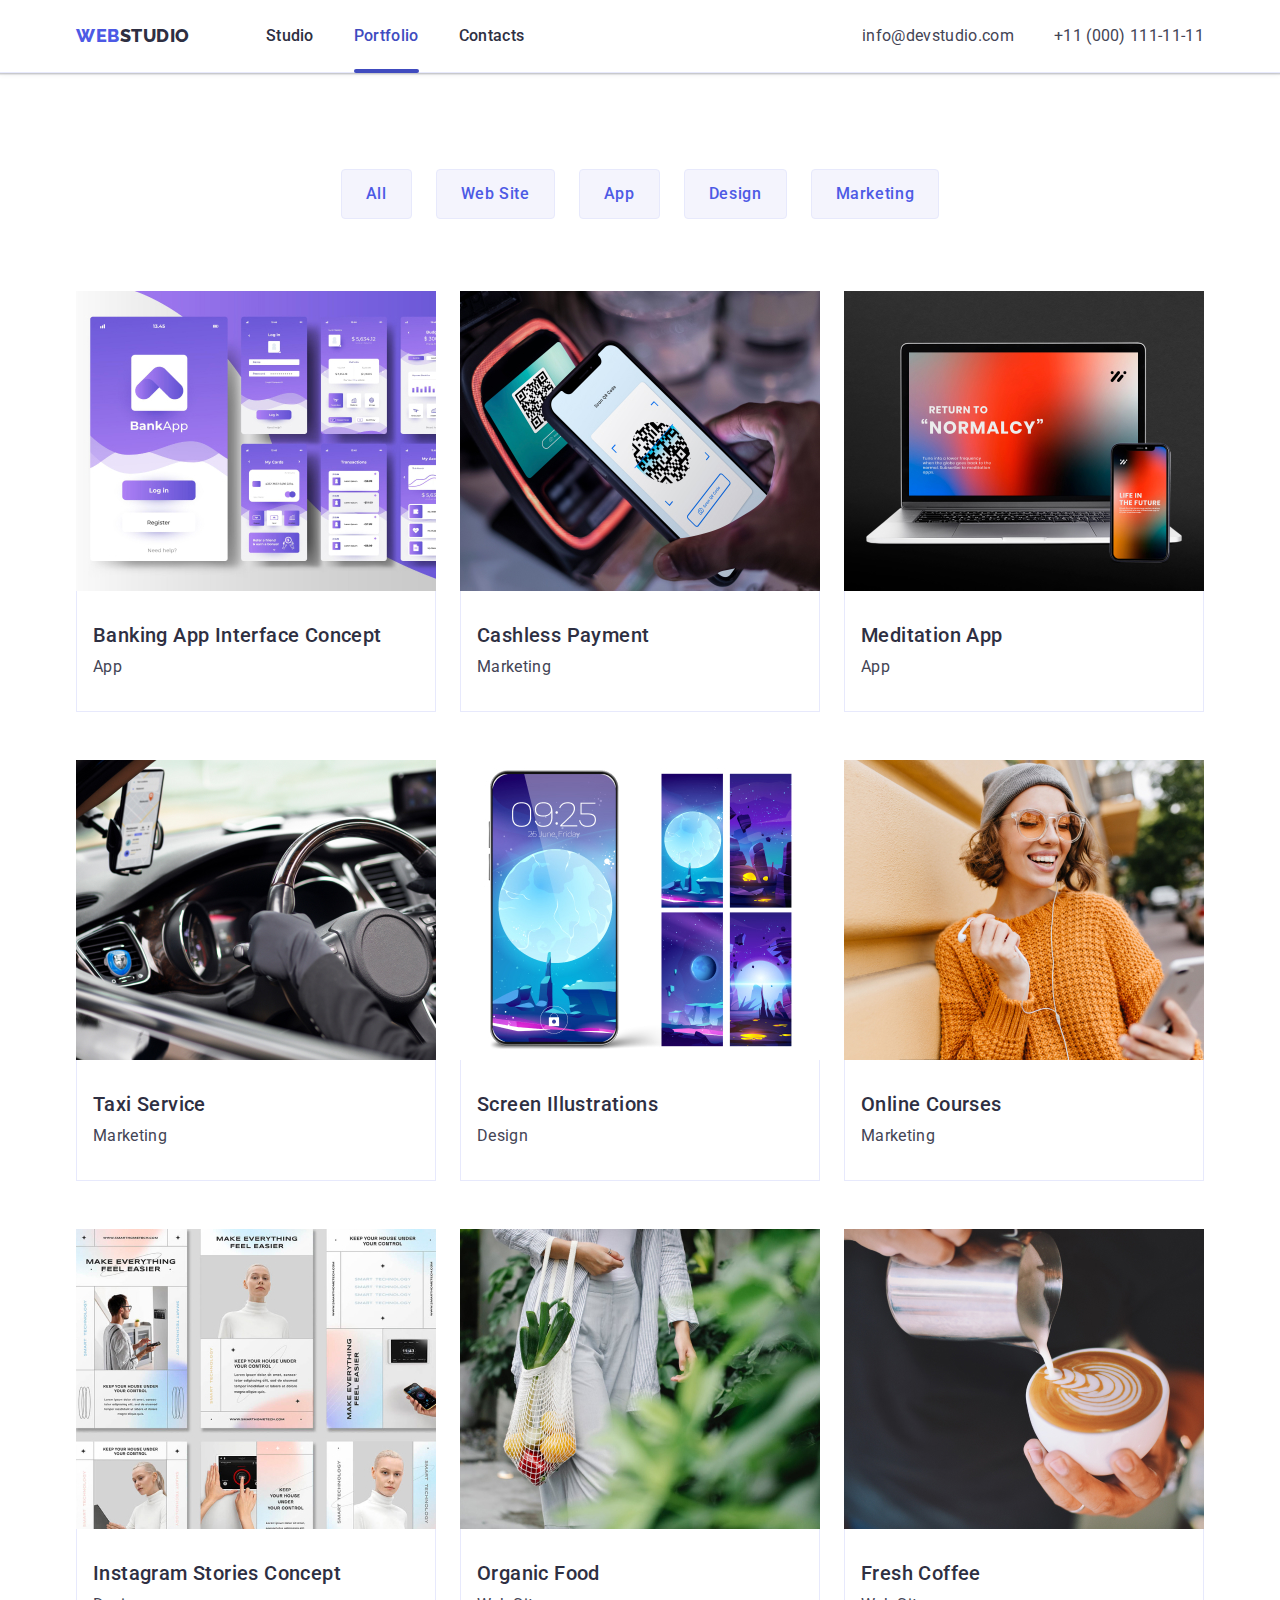
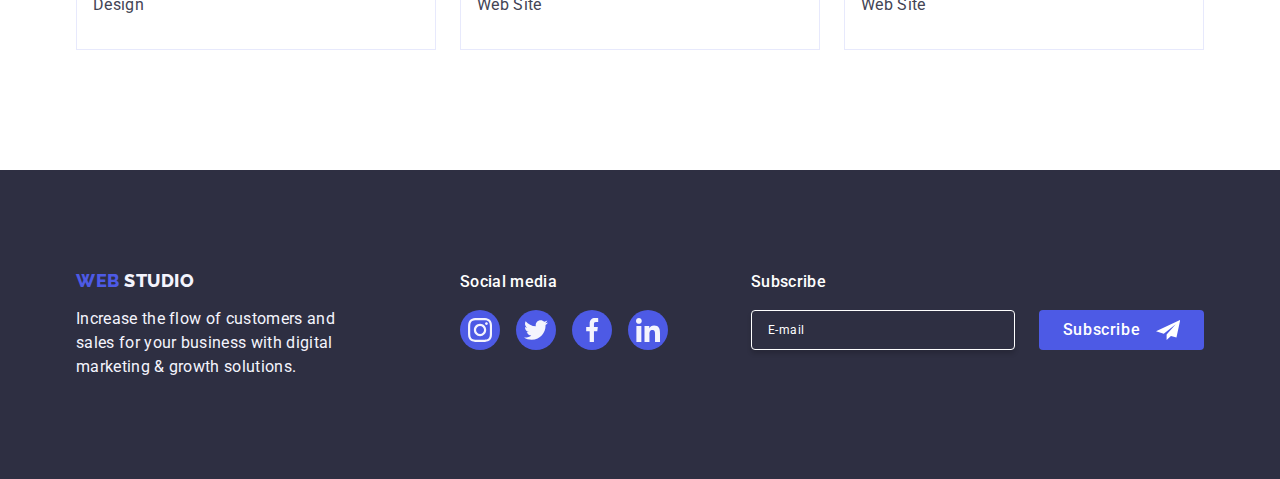
<file: portfolio.html>
<!DOCTYPE html>
<html lang="en">

<head>
    <meta charset="UTF-8">
    <meta name="viewport" content="width=device-width, initial-scale=1.0">
    <title>Document</title>
    <link rel="stylesheet"
        href="https://cdnjs.cloudflare.com/ajax/libs/modern-normalize/1.0.0/modern-normalize.min.css" />
    <link rel="preconnect" href="https://fonts.googleapis.com">
    <link rel="preconnect" href="https://fonts.gstatic.com" crossorigin>
    <link href="https://fonts.googleapis.com/css2?family=Raleway:wght@800&family=Roboto:wght@300&display=swap"
        rel="stylesheet">
    <link href="https://fonts.googleapis.com/css2?family=Roboto:wght@400;500;700;900&display=swap" rel="stylesheet">
    <link rel="stylesheet" href="./css/styles.css" />
</head>

<body>
    <header class="page-header">
        <div class="container allincontainer">
            <nav class="nav">
                <a href="./index.html" class="logo">Web <span class="studio-header">Studio</span></a>
                <ul class="list">
                    <li>
                        <a href="./index.html" class="headericons">Studio</a>
                    </li>
                    <li>
                        <a href="./portfolio.html" class="headericons underline">Portfolio</a>
                    </li>
                    <li>
                        <a href="" class="headericons">Contacts</a>
                    </li>
                </ul>
            </nav>
            <address class="address">
                <ul class="list">
                    <li>
                        <a href="mailto:info@devstudio.com" class="menu link">info@devstudio.com</a>
                    </li>
                    <li>
                        <a href="tel:+110001111111" class="menu link">+11 (000) 111-11-11</a>
                    </li>
                </ul>
            </address>
        </div>
    </header>
        <main> 
        <section class="sectionforportfolio">
            <div class="container aplications">
            <h1 class="visually-hidden">Portfolio</h1>
            <ul class="list list-portfolio">
        <li>
            <button type="button" class="filter-button">All</button>
            </li>
            <li>
            <button type="button" class="filter-button">Web Site</button>
            </li>
            <li>
            <button type="button" class="filter-button">App</button>
            </li>
            <li>
            <button type="button" class="filter-button">Design</button>
            </li>
            <li>
            <button type="button" class="filter-button">Marketing</button> 
            </li>
            </ul>

            <ul class="list list-of-apss"> 

                <li class="porfolio-phone-app">
                    <a href="#" class="shadow-effect-app"> 
                    <div class= "design-concept">
                        <img  src="./images/bankapp.jpg" alt="phone screens with bank application" 
                    width="360" height="300" />
                    <p class="stylish-and-user">14 Stylish and User-Friendly App Design Concepts
                    · Task Manager App · Calorie Tracker App · Exotic Fruit Ecommerce App ·
                    Cloud Storage App</p>
                    </div>
                    <div class="container-app">
                <h2 class="bankingapp">Banking App Interface Concept</h2>
                <p class="phoneapp">App</p>
                </div>
                </a>
                </li>


                <li class="porfolio-phone-app">
                    <a href="#" class="shadow-effect-app">
                <div class="design-concept">
                    <img src="./images/cashlespaymetn.jpg" alt="phone using for payment by qr code" width="360" height="300" />
                    <p class="stylish-and-user">14 Stylish and User-Friendly App Design Concepts
                        · Task Manager App · Calorie Tracker App · Exotic Fruit Ecommerce App ·
                        Cloud Storage App</p>
                    </div>
                <div class="container-app">
                <h2 class="bankingapp">Cashless Payment</h2>
                <p class="phoneapp">Marketing</p>
                </div>
                </a>
                </li>


                <li class="porfolio-phone-app">
                <a href="#" class="shadow-effect-app">
                <div class="design-concept">
                    <img src="./images/meditaionapp.jpg" alt="laptop and phone with meditation app on screen" width="360" height="300" />
                <p class="stylish-and-user">14 Stylish and User-Friendly App Design Concepts
                    · Task Manager App · Calorie Tracker App · Exotic Fruit Ecommerce App ·
                     Cloud Storage App</p>
                    </div>
                <div class="container-app">
                <h2 class="bankingapp">Meditation App</h2>
                <p class="phoneapp">App</p>
                </div>
                </a>
                </li>


                <li class="porfolio-phone-app">
                 <a href="#" class="shadow-effect-app">
                <div class="design-concept">
                    <img src="./images/taxiservice.jpg" alt="person behind the car wheel using a taxi app" width="360" height="300" />
                 <p class="stylish-and-user">14 Stylish and User-Friendly App Design Concepts
                    · Task Manager App · Calorie Tracker App · Exotic Fruit Ecommerce App ·
                     Cloud Storage App</p>
                    </div>
                    <div class="container-app">
                <h2 class="bankingapp">Taxi Service</h2>
                <p class="phoneapp">Marketing</p>
                </div>
                </a>
                </li>


                <li class="porfolio-phone-app">
                <a href="#" class="shadow-effect-app">
                <div class="design-concept">
                    <img src="./images/screenilusion.jpg" alt="few mode of phone screen" width="360" height="300" />
                <p class="stylish-and-user">14 Stylish and User-Friendly App Design Concepts
                    · Task Manager App · Calorie Tracker App · Exotic Fruit Ecommerce App ·
                    Cloud Storage App</p>
                </div>
                <div class="container-app">
                <h2 class="bankingapp">Screen Illustrations</h2>
                <p class="phoneapp">Design</p>
                </div>
                </a>
                </li>


                <li class="porfolio-phone-app">
                <a href="#" class="shadow-effect-app">
                <div class="design-concept">
                    <img src="./images/onlinecourses.jpg" alt="woman listening to the course on headphone from the phone" width="360" height="300" />
                <p class="stylish-and-user">14 Stylish and User-Friendly App Design Concepts
                    · Task Manager App · Calorie Tracker App · Exotic Fruit Ecommerce App ·
                    Cloud Storage App</p>
                </div>
                <div class="container-app">
                <h2 class="bankingapp">Online Courses</h2>
                <p class="phoneapp">Marketing</p>
                </div>
                </a>
                </li>


                <li class="porfolio-phone-app">
                <a href="#" class="shadow-effect-app">
                <div class="design-concept">
                    <img src="./images/instastories.jpg" alt="few  shots of instagram concept stories" width="360" height="300" />
                <p class="stylish-and-user">14 Stylish and User-Friendly App Design Concepts
                    · Task Manager App · Calorie Tracker App · Exotic Fruit Ecommerce App ·
                    Cloud Storage App</p>
                </div>
                <div class="container-app">
                <h2 class="bankingapp">Instagram Stories Concept</h2>
                <p class="phoneapp">Design</p>
                </div>
                </a>
                </li>


                <li class="porfolio-phone-app">
                <a href="#" class="shadow-effect-app">
                    <div class="design-concept">
                    <img src="./images/organicfood.jpg" alt="fruits and vegetables in a bag carried by a person" width="360" height="300" />
                    <p class="stylish-and-user">14 Stylish and User-Friendly App Design Concepts
                    · Task Manager App · Calorie Tracker App · Exotic Fruit Ecommerce App ·
                    Cloud Storage App</p>
                    </div>
                <div class="container-app">
                <h2 class="bankingapp">Organic Food</h2>
                <p class="phoneapp">Web Site</p>
                </div>
                </a>
                </li>


                <li class="porfolio-phone-app">
                <a href="#" class="shadow-effect-app">
                <div class="design-concept">
                <img src="./images/freshcoffe.jpg" alt="coffe prepering" width="360" height="300" />
                <p class="stylish-and-user">14 Stylish and User-Friendly App Design Concepts
                · Task Manager App · Calorie Tracker App · Exotic Fruit Ecommerce App ·
                Cloud Storage App</p>
                </div>
                <div class="container-app">
                <h2 class="bankingapp">Fresh Coffee</h2>
                <p class="phoneapp">Web Site</p>
                </div>
                </a>
                </li>

            </ul>
            </div>
            </section>
        </main>
        
    <footer class="footer">
        <div class="containerfooter container">
            <div class="logoandsection">
                <a href="./index.html" class="link-footer logo">Web <span class="studio-footer">Studio</span></a>
                <p class="footer-section">
                    Increase the flow of customers and
                    sales for your business with digital
                    marketing & growth solutions.
                </p>
            </div>
            <div class="mediaicons">
                <p class="footericons">Social media</p>
    
                <ul class="socialmediafooter">
    
                    <li class="socialiconsfooter">
                        <a class="footermediaicons" href="">
                            <svg class="socialfooter" width="24" height="24">
                                <use href="./images/icons.svg#icon-instagram"></use>
                            </svg>
                        </a>
                    </li>
    
                    <li class="socialiconsfooter">
                        <a class="footermediaicons" href="">
                            <svg class="socialfooter" width="24" height="24">
                                <use href="./images/icons.svg#icon-twitter"></use>
                            </svg>
                        </a>
                    </li>
    
                    <li class="socialiconsfooter">
                        <a class="footermediaicons" href="">
                            <svg class="socialfooter" width="24" height="24">
                                <use href="./images/icons.svg#icon-facebook"></use>
                            </svg>
                        </a>
                    </li>
    
                    <li class="socialiconsfooter">
                        <a class="footermediaicons" href="">
                            <svg class="socialfooter" width="24" height="24">
                                <use href="./images/icons.svg#icon-linkedin"></use>
                            </svg>
                        </a>
                    </li>
                </ul>
                </div>
                <div class="subscribe">
                    <p class="footericons">Subscribe</p>
                    <form class="label-in-foot">
                        <label class="label-with-sub">
                            <input type="email" class="subscribefoot" placeholder="E-mail" name="mailsub" required/>
                        </label>
                        <button type="submit" class="subbutton">
                            Subscribe
                            <svg class="paper-plane" width="24" height="24">
                                <use href="./images/icons.svg#icon-icon-send-1"></use>
                            </svg>
                        </button>
                
                    </form>
                </div>
        </div>
    </footer>
    </body>
    </html>
</file>
<file: css/styles.css>
* {
    box-sizing: border-box;
    margin: 0;
    padding: 0;
}
body {
    font-family: 'Roboto', sans-serif;
    color: #434455;
    background-color: #FFFFFF;
}
:root{
        --CORNFLOWER: #E7E9FC;
        --IRIS: #4D5AE5;
        --NAVY-BLUE: #2E2F42;
        --SLATE: #434455;
        --WHITE: #FFFFFF;
        --CLOUD: #F4F4FD;
        --OCEAN: #404BBF;
        --LIGHT-SLATE: #8E8F99;
        --GREEN: #31d0aa;
        --DAIRY: #fcfcfc;
}
img{
    display: block;
}
.logo { 
    font-family: 'Raleway', sans-serif;
    font-weight: 800;
    font-size: 18px;
    line-height: 1.17;
    letter-spacing: 0.03em;
    text-transform: uppercase;
    color: var(--IRIS); 
    margin-right: 76px;
    text-decoration: none;
    display:flex;
    
}
.link{
    text-decoration: none;
}
.headericons{
        position: relative;
        text-decoration: none;
        font-weight: 500;
        font-size: 16px;
        line-height: 1.5;
        letter-spacing: 0.02em;
        gap: 40px;
        list-style: none;
        transition : color 250ms cubic-bezier(0.4, 0, 0.2, 1);
        padding: 27px 0;
        color: var(--NAVY-BLUE);

}
.headericons:hover,
.headericons:focus{
    color: var(--OCEAN);
}.underline{
color: var(--OCEAN);
}
.underline::after{
    content:"";
    position: absolute;
    left: 0;
    width: 100%;
    bottom: -1px;
    height: 4px;
    background-color: var(--OCEAN);
    border-radius: 2px;
    
    
}

span{
    color:var(--NAVY-BLUE);
}
.list{

font-size: 16px;
line-height: 1.5;
letter-spacing: 0.02em;
display: flex;
gap: 40px;

list-style: none;


}

.list.link:hover,
.list.link:focus {
    color: var(--OCEAN);
}
address{
    font-style: normal; 

}
.allincontainer{
    margin-left: auto;
    align-items: center;
    padding: 24px 0;
    display:flex;
}
.address{
    margin-left: auto;
    align-items: center;
    font-weight: 400;
}

.menu{
    color: var(--SLATE);
    font-size: 16px;
    line-height: 1.5;
    letter-spacing: 0.02em;
    text-align: center;
     transition: color 250ms cubic-bezier(0.4, 0, 0.2, 1);
        

}
.menu.link:hover,
.menu.link:focus {
    color: var(--OCEAN);

}
.section{
    background-color:var(--NAVY-BLUE);
    max-width: 1440px;
    background-repeat: no-repeat;
    background-position: center;
     background-size: cover;
    background-image: linear-gradient(rgba(46, 47, 66, 0.7), rgba(46, 47, 66, 0.7)), url(/goit-markup-hw-04/images/people-office.jpg);
    margin:0 auto;
    padding: 188px 0px 188px 0px;
}

.effective {
    justify-content: center;
    flex-direction: column;
    align-items: center;
    gap: 48px;
    display: flex;
    
}



.solution{
    font-size: 56px;
    line-height: 1.07;
    text-align: center;
    letter-spacing: 0.02em;
    color: var(--WHITE);
    max-width: 496px;
    
    
}
.button{
    background-color: var(--IRIS);
    font-family: 'Roboto', sans-serif;
    font-weight: 500;
    font-size: 16px;
    line-height: 1.5;
    letter-spacing: 0.04em;
    color: var(--WHITE);
    cursor: pointer;
    display: block;
    min-width: 169px;
    height: 56px;
    border: none;
    border-radius: 4px;
    transition: background-color 250ms cubic-bezier(0.4, 0, 0.2, 1);

}
 .button:hover,
 .button:focus{
   background-color: var(--OCEAN);
}
.terms{
    font-weight: 500;
    font-size: 20px;
    line-height: 1.2;
    letter-spacing: 0.02em;
    margin-bottom: 8px;
    
    
    
}
.business{
    font-size: 16px;
    line-height: 1.5;
    letter-spacing: 0.02em;
    color: var(--SLATE);
    font-weight: 400;
}
.whatwedo{
    font-size: 36px;
    line-height: 1.11;
    text-align: center;
    letter-spacing: 0.02em;
    text-transform: capitalize;
    color: var(--NAVY-BLUE);
    margin-bottom: 72px;
}
.screens{
    flex-direction: column;
    align-items: center;
    padding: auto;
}
.sectionourteam{
    background-color: var(--CLOUD);
    padding: 120px 0;
}
.studioteam {
    flex-direction: column;

}

.mark{
    background-color: var(--WHITE);
    width: calc((100% - 72px) / 4);
    border-radius: 0px 0px 4px 4px;
    box-shadow: 0px 1px 6px rgba(46, 47, 66, 0.08),0px 1px 1px rgba(46, 47, 66, 0.16),0px 2px 1px rgba(46, 47, 66, 0.08);
    text-align: center;
    
}

.filter-button{
    font-family: 'Roboto', sans-serif;
    font-weight: 500;
    font-size: 16px;
    line-height:1.5;
    letter-spacing: 0.04em;
    color: var(--IRIS);
    background-color: var(--CLOUD);
    cursor: pointer;
    padding: 12px 24px;
    border: 1px solid #e7e9fc;
    border-radius: 4px;
    transition: color 250ms cubic-bezier(0.4, 0, 0.2, 1), background-color 250ms cubic-bezier(0.4, 0, 0.2, 1), 
    border-color 250ms cubic-bezier(0.4, 0, 0.2, 1),box-shadow 250ms cubic-bezier(0.4, 0, 0.2, 1);
}

.filter-button:hover,
.filter-button:focus{
    color: var(--WHITE);
    background-color: var(--OCEAN);
    border: 1px solid transparent;
    box-shadow: 0px 3px 1px rgba(0, 0, 0, 0.1),0px 2px 1px rgba(0, 0, 0, 0.08), 0px 2px 2px rgba(0, 0, 0, 0.12);
}
.bankingapp{
    font-weight: 500;
    font-size: 20px;
    line-height: 1.2;
    letter-spacing: 0.02em;
    color: var(--NAVY-BLUE);
    margin-bottom: 8px;
    
}
.design-concept{
    position:relative;
    overflow: hidden;

}
.stylish-and-user{
    position:absolute;
    top:0;
    font-size: 16px;
    line-height: 1.5;
    letter-spacing: 0.02em;
    color: var(--CLOUD);
    padding: 40px 32px;
    background-color: var(--IRIS);
    width: 100%;
    height: 100%;
    transform: translateY(100%);
    transition: transform 250ms cubic-bezier(0.4,0,0.2,1);
}
.shadow-effect-app:hover .stylish-and-user {
    transform: translateY(0);
}
.shadow-effect-app:focus .stylish-and-user{
    transform: translateY(0);
}

.phoneapp{
   font-size: 16px;
   line-height: 1.5;
   letter-spacing: 0.02em;
   color:var(--SLATE);
   font-weight: 400;
}
.footer{
    background-color: var(--NAVY-BLUE);
    padding: 100px 0;
    
}
.studio-footer{
    color: var(--CLOUD);
}
.footer-section{
    line-height: 1.5;
    color: var(--CLOUD);
    letter-spacing: 0.02em;
    max-width: 264px;
}
.page-header{
    border-bottom: 1px solid #e7e9fc;
    box-shadow:0px 2px 1px rgba(46, 47, 66, 0.08), 0px 1px 1px rgba(46, 47, 66, 0.16), 0px 1px 6px rgba(46, 47, 66, 0.08); 
    
} 
.container{ 
    
    width: 1158px;
    margin: 0 auto;
    padding: 0 15px;
}

.nav{
    display: flex;
    align-items: center;
    padding: 24px 0;
}
.section-two{
    padding: 120px 0;
}
.aplications{
    flex-wrap: wrap;
    justify-content: center;
    
}
.visually-hidden{
    position: absolute;
    width: 1px;
    height: 1px;
    margin: -1px;
    border: 0;
    padding: 0;
    white-space: nowrap;
    clip-path: inset(100%);
    clip: rect(0 0 0 0);
    overflow: hidden;
}
.list-strategy{
    gap: 24px;
    margin: 0;
    padding: 0;
}   
.firstpoint{
   width:calc((100% - 72px) / 4);
}


.section-three {
    padding-bottom: 120px;
}
.list-whatwedo{
    gap: 24px;
}
.whatwedo-photos{
    width: calc((100% - 48px) / 3);
}
.list-ourteam{
    gap: 24px
}
.container-worker{
    padding: 32px 0px;
}
.sectionforportfolio{
    padding-top: 96px;
    padding-bottom: 120px;
}
.list-portfolio{
    justify-content: center;
    gap: 24px;
    margin-bottom: 72px;
   
}
.list-of-apss{
    flex-wrap: wrap;
    column-gap: 24px;
    row-gap: 48px;
    list-style: none;
    
}
.porfolio-phone-app{
    width: calc((100% - 48px) / 3);
}
.shadow-effect-app{
    display:block;
    text-decoration: none;
    transition: box-shadow 250ms cubic-bezier(0.4, 0, 0.2, 1);
    
}


.shadow-effect-app:hover,
.shadow-effect-app:focus{
    box-shadow:  0px 1px 6px rgba(46, 47, 66, 0.08), 0px 1px 1px rgba(46, 47, 66, 0.16),0px 2px 1px rgba(46, 47, 66, 0.08);
}


.container-app{
    padding: 32px 16px;
    border: 1px solid #e7e9fc;
    border-top: none;
}

.link-footer{
 margin-bottom: 16px;
display: inline-block;
text-decoration: none;
}
.square{
    display: flex;
    align-items: center;
    justify-content: center;
    height: 112px;
    background-color: var(--CLOUD);
    border-radius: 4px;
    margin-bottom: 8px;
    
}
.socialmediaicons{
    display: flex;
    justify-content: center;
    gap: 24px;
    list-style: none;
    padding-top: 10px;
    

}
.socilamedialist{
    width: 40px;
    height: 40px;
}
.social-names{
    width: 100%;
    height: 100%;
    background-color: var(--IRIS);
    border-radius: 50%;
    display: flex;
    align-items: center;
    justify-content: center;
    transition: background-color 250ms cubic-bezier(0.4,0,0.2,1);

}
.social-names:hover,
.social-names:focus{
    background-color: var(--OCEAN);
}
.socialmedia{
    fill:var(--CLOUD);
}
.section-customers{
    padding-top: 120px;
    padding-bottom: 120px;
}
.customers{
    font-size: 36px;
    line-height: 1.11;
    color:  var(--NAVY-BLUE);
    margin-bottom: 72px;
    text-align: center;
}
.customerslogo{
    display: flex;
    gap: 24px;
    list-style: none;

}
.iconlogo{
    width: calc((100% - 120px) / 6);
    height: 88px;
}
.customerlink{
    width: 100%;
    height: 100%;
    border: 1px solid #8e8f99;
    border-radius: 4px;
    display: flex;
    align-items: center;
    justify-content: center;
    color: var(--LIGHT-SLATE);
    transition: border-color 250ms cubic-bezier(0.4, 0, 0.2, 1),color 250ms cubic-bezier(0.4, 0, 0.2, 1);
}
.customerlink:hover,
.customerlink:focus{
    border-color: var(--OCEAN);
    color: var(--OCEAN);
}
.customersnames{
    fill: currentColor;
}

.containerfooter{
    display: flex;
    align-items: baseline;
   
}
.logoandsection{
    margin-right: 120px;
    padding: 0; 

    
}
.footericons{
    font-weight: 500;
    font-size: 16px;
    line-height: 1.5;
    letter-spacing: 0.02em;
    color: var(--WHITE);
    margin-bottom: 16px; 
}
.socialmediafooter{
    display: flex;
    gap:16px;
    list-style: none;
}
.socialiconsfooter{
    width: 40px;
    height: 40px;
}
.footermediaicons{
    width: 100%;
    height: 100%;
    background-color: var(--IRIS);
    border-radius: 50%;
    display:flex;
    align-items: center;
    justify-content: center; 
    transition: background-color 250ms cubic-bezier(0.4, 0, 0.2, 1);
}
.footermediaicons:hover,
.footermediaicons:focus{
    background-color: var(--GREEN);

}
.socialfooter{
    fill: var(--CLOUD);
}
.is-hidden {
    pointer-events: none;
    visibility: hidden;
    opacity: 0;
}
.modal {
    position: fixed;
    top: 0;
    left: 0;
    width: 100%;
    height: 100%;
    background-color: rgba(46,47,66,0.4);
    transition: opacity 250ms cubic-bezier(0.4, 0, 0.2, 1), visibility 250ms cubic-bezier(0.4, 0, 0.2, 1);
}

.modalwindow-two{
    padding: 72px 24px 24px 24px;
    position:absolute;
    top: 50%;
    left: 50%;
    transform: translate(-50%, -50%);
    width: 408px;
    min-height: 584px;
    background: var(--DAIRY);
    box-shadow: 0px 1px 1px rgba(0, 0, 0, 0.14), 0px 1px 3px rgba(0, 0, 0, 0.12), 0px 2px 1px rgba(0, 0, 0, 0.2);
    border-radius: 4px;
    transition: transform 250ms cubic-bezier(0.4,0,0.2,1);
}
.leave{
    font-weight: 500;
    font-size: 16px;
    line-height: 1.5;
    text-align: center;
    letter-spacing: 0.02em;
    color: var(--NAVY-BLUE);
    margin-bottom: 16px;
}
.consumer-data{
    margin-bottom: 8px;
}
.name-phone-email{
    font-size: 12px; 
    line-height: 1.17;
    letter-spacing: 0.04em;
    color:var(--LIGHT-SLATE);
    display: block;
    margin-bottom: 4px;

}
.input-setings{
    position:relative;
}
.seting-forcustomer{
    width: 100%;
    height: 40px;
    border: 1px solid rgba(46, 47, 66, 0.4);
    border-radius: 4px;
    background-color: transparent;
    padding-left: 38px;
    outline: transparent;
    transition: border-color 250ms cubic-bezier(0.4,0,0.2,1);
}
.seting-forcustomer:focus-within{
    border-color: var(--IRIS);
}

.personal-svg{
    position: absolute;
    left:16px;
    top:50%;
    transform:translateY(-50%);
    transition: fill 250ms cubic-bezier(0.4, 0, 0.2, 1);

}
.input-setings:focus-within{
    fill:var(--IRIS);
    
}


.comment-window{
    margin-bottom: 16px;
}
.textarea-setup{
    width: 100%;
    height: 120px;
    font-size: 12px;
    line-height: 1.17;
    letter-spacing: 0.04em;
    color: rgba(46, 47, 66, 0.4);
    border: 1px solid rgba(46, 47, 66, 0.4);
    border-radius: 4px;
    background-color: transparent;
    padding: 8px 16px;
    outline: transparent;
    resize: none;
    transition: border-color 250ms cubic-bezier(0.4,0,0.2,1);
}

.textarea-setup:focus-within{
    border-color: var(--IRIS);
}
.privacy-policy{
    margin-bottom: 24px;
}
.accept-the-terms{
    display: block;
    font-size: 12px;
    line-height: 1.17;
    letter-spacing: 0.04em;
    color: var(--LIGHT-SLATE);
}
.check:checked + .accept-the-terms span {
    background-color: var(--OCEAN);
    border:none;
    fill:var(--CLOUD);
}
.statment{
    width:16px;
    height: 16px;
    border: 1px solid rgba(46, 47, 66, 0.4);
    border-radius: 2px;
    transition: background-color 250ms cubic-bezier(0.4, 0, 0.2, 1), border 250ms cubic-bezier(0.4, 0, 0.2, 1), fill 250ms cubic-bezier(0.4, 0, 0.2, 1);
    display: inline-flex;
    align-items: center;
    justify-content: center;
    fill: transparent;
    
}
.regulations-of-policy{
    color: var(--IRIS);
}
.send{
    display: block;
    min-width: 169px;
    height: 56px;
    font-family: "Roboto", sans-serif;
    font-size:16px;
    font-weight: 500;
    line-height: 1.5;
    letter-spacing: 0.04em;
    color: var(--WHITE);
    cursor:pointer;
    background-color: var(--IRIS);
    border:none;
    border-radius: 4px;
    transition: background-color 250ms cubic-bezier(0.4, 0, 0.2, 1);
    margin:0 auto;
    
}

.close{
    position: absolute;
    top: 24px;
    right: 24px;
    width: 24px;
    height: 24px;
    border-radius: 50%;
    display: flex;
    align-items: center;
    justify-content: center;
    background-color:var(--CORNFLOWER);
    border: 1px solid rgba(0, 0, 0, 0.1);
    padding: 0;
    cursor: pointer;
    transition: background-color 250ms cubic-bezier(0.4, 0, 0.2, 1), border 250ms cubic-bezier(0.4, 0, 0.2, 1);
}

.circle:hover,
.circle:focus{
    background-color: var(--OCEAN);
    border: none;
    fill: var(--WHITE);
}
.cross{
    width: 60%;
    height: 60%;
    border-radius: 50%;
    justify-content: center;
        
}
.label-in-foot{
    display: flex;
    gap: 24px;
}

.subscribe{
    margin-left: auto;
    

}

.subscribefoot{
    display:flex;
    gap: 24px;
    padding-right: 5px;
    width: 264px;
    height: 40px;
    border: 1px solid var(--WHITE);
    background-color: transparent;
    font-size: 12px;
    line-height: 1.5;
    letter-spacing: 0.04em;
    padding-left: 16px;
    box-shadow: 0px 4px 4px 0px rgba(0, 0, 0, 0.15);
    border-radius: 4px;
    color: var(--WHITE);
    
    
}
.subscribefoot::placeholder{
    color: var(--WHITE);
}
.subbutton {
    min-width: 165px;
    height: 40px;
    display: flex;
    justify-content: center;
    align-items: center;
    font-family: "Roboto", sans-serif;
    font-size: 16px;
    font-weight: 500;
    line-height: 1.5;
    letter-spacing: 0.04em;
    color: var(--WHITE);
    cursor: pointer;
    background-color: var(--IRIS);
    border: none;
    border-radius: 4px;
    

}

.paper-plane {
    margin-left: 16px;
    

}
</file>
